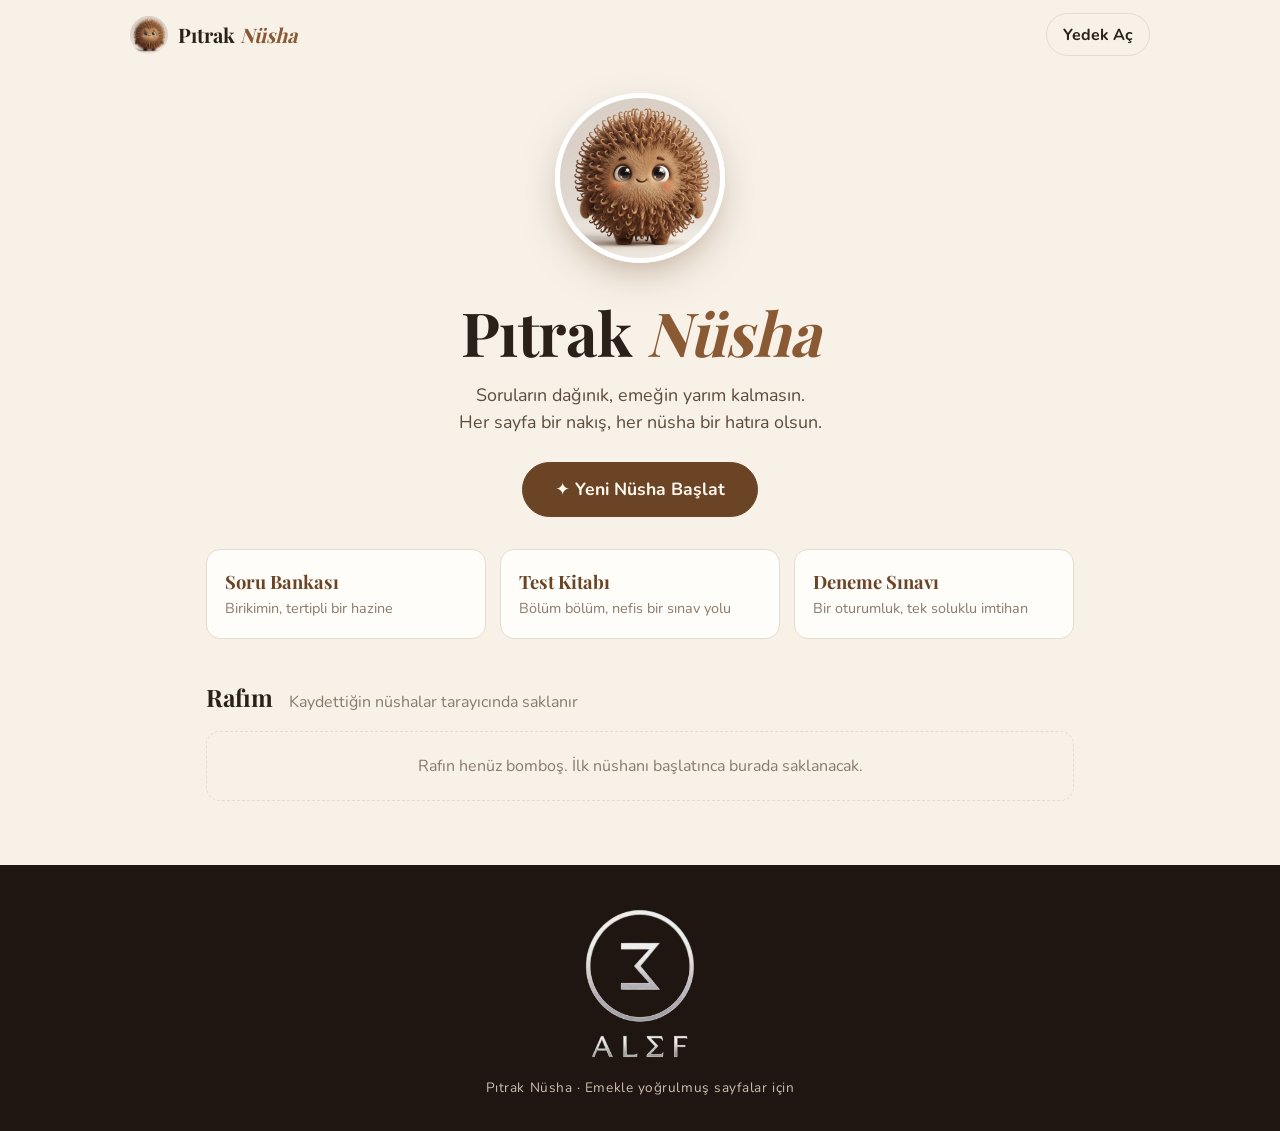
<file: Pitrak-Nusha/index.html>
<!doctype html>
<html lang="tr">
<head>
<meta charset="utf-8">
<meta name="viewport" content="width=device-width,initial-scale=1,viewport-fit=cover">
<title>Pıtrak Nüsha — Sayfanın Zarif Hâli</title>
<meta name="description" content="Soru bankası, test kitabı ve deneme sınavlarınızı sade bir arayüzle hazırlayın; PDF ve Word olarak indirin.">
<meta name="theme-color" content="#6b4426">
<link rel="manifest" href="manifest.json">
<link rel="icon" href="assets/icon-192.png">
<link rel="apple-touch-icon" href="assets/icon-192.png">
<link rel="stylesheet" href="assets/fonts/fonts.css">
<link rel="stylesheet" href="assets/style.css">
</head>
<body>

<!-- ANA EKRAN -->
<main id="home" class="view">
  <header class="topbar">
    <div class="brand"><img src="assets/pitrak.jpg" alt=""><span>Pıtrak <em>Nüsha</em></span></div>
    <div class="topbar-actions">
      <button class="btn ghost" id="btnInstall" hidden>Uygulamayı Yükle</button>
      <button class="btn ghost" id="btnImport">Yedek Aç</button>
      <input type="file" id="importFile" accept=".pitrak,.json" hidden>
    </div>
  </header>

  <section class="hero">
    <img class="hero-img" src="assets/pitrak.jpg" alt="Pıtrak">
    <h1>Pıtrak <em>Nüsha</em></h1>
    <p class="lead">Soruların dağınık, emeğin yarım kalmasın.<br>Her sayfa bir nakış, her nüsha bir hatıra olsun.</p>
    <div class="hero-cta">
      <button class="btn primary big" id="btnNew">✦ Yeni Nüsha Başlat</button>
    </div>
    <div class="kinds">
      <button class="kind" data-kind="Soru Bankası"><b>Soru Bankası</b><span>Birikimin, tertipli bir hazine</span></button>
      <button class="kind" data-kind="Test Kitabı"><b>Test Kitabı</b><span>Bölüm bölüm, nefis bir sınav yolu</span></button>
      <button class="kind" data-kind="Deneme"><b>Deneme Sınavı</b><span>Bir oturumluk, tek soluklu imtihan</span></button>
    </div>
  </section>

  <section class="shelf">
    <div class="section-head"><h2>Rafım</h2><span class="muted">Kaydettiğin nüshalar tarayıcında saklanır</span></div>
    <div id="shelfList" class="shelf-list"></div>
  </section>

  <footer class="site-footer">
    <img src="assets/alef.png" alt="ALEF">
    <p>Pıtrak Nüsha · Emekle yoğrulmuş sayfalar için</p>
  </footer>
</main>

<!-- DÜZENLEYİCİ -->
<div id="editor" class="view" hidden>
  <header class="ed-top">
    <button class="icon-btn" id="btnBack" title="Rafa dön">←</button>
    <input id="docTitle" class="title-input" placeholder="Nüshanın adı" maxlength="80">
    <span id="saveState" class="muted small">Kaydedildi</span>
    <button class="btn primary" id="btnDownload">İndir</button>
  </header>

  <div class="ed-body">
    <aside class="panel" id="panel">
      <nav class="tabs" id="tabs">
        <button data-tab="sorular" class="on">Sorular</button>
        <button data-tab="kapak">Kapak</button>
        <button data-tab="onsoz">Önsöz</button>
        <button data-tab="duzen">Düzen</button>
        <button data-tab="yazi">Yazı</button>
        <button data-tab="muhur">Filigran</button>
      </nav>
      <div class="tab-pages" id="tabPages"></div>
    </aside>

    <section class="preview" id="previewWrap">
      <div class="preview-bar">
        <button class="icon-btn" id="zoomOut">−</button>
        <span id="zoomLbl" class="small">Sığdır</span>
        <button class="icon-btn" id="zoomIn">+</button>
        <button class="btn ghost small" id="zoomFit">Sığdır</button>
      </div>
      <div class="preview-scroll" id="previewScroll"><div id="pages"></div></div>
    </section>
  </div>

  <div class="mobile-switch" id="mobileSwitch">
    <button data-m="panel" class="on">✎ Düzenle</button>
    <button data-m="preview">◫ Önizle</button>
  </div>
</div>

<!-- İNDİRME PENCERESİ -->
<dialog id="dlgDownload">
  <h3>Nüshayı İndir</h3>
  <div class="dl-grid">
    <button class="btn primary" id="dlPdf">PDF olarak indir</button>
    <button class="btn" id="dlDocx">Word (.docx) olarak indir</button>
    <button class="btn ghost" id="dlBackup">Yedek dosyası (.pitrak)</button>
  </div>
  <label class="check"><input type="checkbox" id="optSingleAns"> Tek soru çıktılarında doğru cevabı da göster</label>
  <p class="muted small">Tek soru çıktısı için soru kartındaki “Tek Soru” düğmesini kullan.</p>
  <div id="dlProgress" class="muted small"></div>
  <div class="dlg-actions"><button class="btn ghost" id="dlClose">Kapat</button></div>
</dialog>

<dialog id="dlgBulk">
  <h3>Toplu Soru Ekle</h3>
  <p class="muted small">Soruları şu biçimde yapıştır; Pıtrak kendisi ayıklar:</p>
  <pre class="hint">1. Soru metni
A) Birinci
B) İkinci
C) Üçüncü
D) Dördüncü
Cevap: C
Açıklama: İsteğe bağlı</pre>
  <textarea id="bulkText" rows="10" placeholder="Buraya yapıştır…"></textarea>
  <div class="dlg-actions"><button class="btn ghost" id="bulkCancel">Vazgeç</button><button class="btn primary" id="bulkOk">Ekle</button></div>
</dialog>

<dialog id="dlgSingle">
  <h3>Tek Soru Çıktısı</h3>
  <div class="dl-grid">
    <button class="btn primary" id="sPng">Görsel (PNG)</button>
    <button class="btn" id="sPdf">PDF</button>
  </div>
  <div class="dlg-actions"><button class="btn ghost" id="sClose">Kapat</button></div>
</dialog>

<div id="toast" class="toast" hidden></div>
<div id="exportRoot" aria-hidden="true"></div>

<script src="assets/vendor/html2canvas.min.js"></script>
<script src="assets/vendor/jspdf.umd.min.js"></script>
<script src="assets/vendor/docx.umd.js"></script>
<script src="assets/db.js"></script>
<script src="assets/render.js"></script>
<script src="assets/export.js"></script>
<script src="assets/app.js"></script>
</body>
</html>
</file>
<file: Pitrak-Nusha/assets/fonts/fonts.css>
@font-face {
  font-family: 'Lora Variable';
  font-style: normal;
  font-display: swap;
  font-weight: 400 700;
  src: url(lora-latin-ext-wght-normal.woff2) format('woff2-variations');
  unicode-range: U+0100-02BA,U+02BD-02C5,U+02C7-02CC,U+02CE-02D7,U+02DD-02FF,U+0304,U+0308,U+0329,U+1D00-1DBF,U+1E00-1E9F,U+1EF2-1EFF,U+2020,U+20A0-20AB,U+20AD-20C0,U+2113,U+2C60-2C7F,U+A720-A7FF;
}
@font-face {
  font-family: 'Lora Variable';
  font-style: normal;
  font-display: swap;
  font-weight: 400 700;
  src: url(lora-latin-wght-normal.woff2) format('woff2-variations');
  unicode-range: U+0000-00FF,U+0131,U+0152-0153,U+02BB-02BC,U+02C6,U+02DA,U+02DC,U+0304,U+0308,U+0329,U+2000-206F,U+20AC,U+2122,U+2191,U+2193,U+2212,U+2215,U+FEFF,U+FFFD;
}
@font-face {
  font-family: 'Merriweather Variable';
  font-style: normal;
  font-display: swap;
  font-weight: 300 900;
  src: url(merriweather-latin-ext-wght-normal.woff2) format('woff2-variations');
  unicode-range: U+0100-02BA,U+02BD-02C5,U+02C7-02CC,U+02CE-02D7,U+02DD-02FF,U+0304,U+0308,U+0329,U+1D00-1DBF,U+1E00-1E9F,U+1EF2-1EFF,U+2020,U+20A0-20AB,U+20AD-20C0,U+2113,U+2C60-2C7F,U+A720-A7FF;
}
@font-face {
  font-family: 'Merriweather Variable';
  font-style: normal;
  font-display: swap;
  font-weight: 300 900;
  src: url(merriweather-latin-wght-normal.woff2) format('woff2-variations');
  unicode-range: U+0000-00FF,U+0131,U+0152-0153,U+02BB-02BC,U+02C6,U+02DA,U+02DC,U+0304,U+0308,U+0329,U+2000-206F,U+20AC,U+2122,U+2191,U+2193,U+2212,U+2215,U+FEFF,U+FFFD;
}
@font-face {
  font-family: 'Playfair Display Variable';
  font-style: normal;
  font-display: swap;
  font-weight: 400 900;
  src: url(playfair-display-latin-ext-wght-normal.woff2) format('woff2-variations');
  unicode-range: U+0100-02BA,U+02BD-02C5,U+02C7-02CC,U+02CE-02D7,U+02DD-02FF,U+0304,U+0308,U+0329,U+1D00-1DBF,U+1E00-1E9F,U+1EF2-1EFF,U+2020,U+20A0-20AB,U+20AD-20C0,U+2113,U+2C60-2C7F,U+A720-A7FF;
}
@font-face {
  font-family: 'Playfair Display Variable';
  font-style: normal;
  font-display: swap;
  font-weight: 400 900;
  src: url(playfair-display-latin-wght-normal.woff2) format('woff2-variations');
  unicode-range: U+0000-00FF,U+0131,U+0152-0153,U+02BB-02BC,U+02C6,U+02DA,U+02DC,U+0304,U+0308,U+0329,U+2000-206F,U+20AC,U+2122,U+2191,U+2193,U+2212,U+2215,U+FEFF,U+FFFD;
}
@font-face {
  font-family: 'Inter Variable';
  font-style: normal;
  font-display: swap;
  font-weight: 100 900;
  src: url(inter-latin-ext-wght-normal.woff2) format('woff2-variations');
  unicode-range: U+0100-02BA,U+02BD-02C5,U+02C7-02CC,U+02CE-02D7,U+02DD-02FF,U+0304,U+0308,U+0329,U+1D00-1DBF,U+1E00-1E9F,U+1EF2-1EFF,U+2020,U+20A0-20AB,U+20AD-20C0,U+2113,U+2C60-2C7F,U+A720-A7FF;
}
@font-face {
  font-family: 'Inter Variable';
  font-style: normal;
  font-display: swap;
  font-weight: 100 900;
  src: url(inter-latin-wght-normal.woff2) format('woff2-variations');
  unicode-range: U+0000-00FF,U+0131,U+0152-0153,U+02BB-02BC,U+02C6,U+02DA,U+02DC,U+0304,U+0308,U+0329,U+2000-206F,U+20AC,U+2122,U+2191,U+2193,U+2212,U+2215,U+FEFF,U+FFFD;
}
@font-face {
  font-family: 'Nunito Variable';
  font-style: normal;
  font-display: swap;
  font-weight: 200 1000;
  src: url(nunito-latin-ext-wght-normal.woff2) format('woff2-variations');
  unicode-range: U+0100-02BA,U+02BD-02C5,U+02C7-02CC,U+02CE-02D7,U+02DD-02FF,U+0304,U+0308,U+0329,U+1D00-1DBF,U+1E00-1E9F,U+1EF2-1EFF,U+2020,U+20A0-20AB,U+20AD-20C0,U+2113,U+2C60-2C7F,U+A720-A7FF;
}
@font-face {
  font-family: 'Nunito Variable';
  font-style: normal;
  font-display: swap;
  font-weight: 200 1000;
  src: url(nunito-latin-wght-normal.woff2) format('woff2-variations');
  unicode-range: U+0000-00FF,U+0131,U+0152-0153,U+02BB-02BC,U+02C6,U+02DA,U+02DC,U+0304,U+0308,U+0329,U+2000-206F,U+20AC,U+2122,U+2191,U+2193,U+2212,U+2215,U+FEFF,U+FFFD;
}
@font-face {
  font-family: 'Source Serif 4 Variable';
  font-style: normal;
  font-display: swap;
  font-weight: 200 900;
  src: url(source-serif-4-latin-ext-wght-normal.woff2) format('woff2-variations');
  unicode-range: U+0100-02BA,U+02BD-02C5,U+02C7-02CC,U+02CE-02D7,U+02DD-02FF,U+0304,U+0308,U+0329,U+1D00-1DBF,U+1E00-1E9F,U+1EF2-1EFF,U+2020,U+20A0-20AB,U+20AD-20C4,U+2113,U+2C60-2C7F,U+A720-A7FF;
}
@font-face {
  font-family: 'Source Serif 4 Variable';
  font-style: normal;
  font-display: swap;
  font-weight: 200 900;
  src: url(source-serif-4-latin-wght-normal.woff2) format('woff2-variations');
  unicode-range: U+0000-00FF,U+0131,U+0152-0153,U+02BB-02BC,U+02C6,U+02DA,U+02DC,U+0304,U+0308,U+0329,U+2000-206F,U+20AC,U+2122,U+2191,U+2193,U+2212,U+2215,U+FEFF,U+FFFD;
}
</file>
<file: Pitrak-Nusha/assets/style.css>
:root{
  --bg:#f7f1e8; --card:#fffdf9; --ink:#2b211a; --muted:#8a7a6b; --brown:#6b4426; --brown2:#8a5a34; --gold:#b98a4a;
  --line:#e6dccd; --danger:#a33a2b; --r:14px;
  --fui:'Nunito Variable','Inter Variable',system-ui,-apple-system,'Segoe UI',sans-serif;
  --fhead:'Playfair Display Variable',Georgia,serif;
}
*{box-sizing:border-box}
html{-webkit-text-size-adjust:100%}
body{margin:0;background:var(--bg);color:var(--ink);font-family:var(--fui);font-size:16px;line-height:1.5}
[hidden]{display:none!important}
button,input,select,textarea{font:inherit;color:inherit}
.muted{color:var(--muted)} .small{font-size:.82rem}
em{font-style:italic;color:var(--brown2)}

/* düğmeler */
.btn{border:1px solid var(--line);background:var(--card);padding:.55rem 1rem;border-radius:999px;cursor:pointer;font-weight:700;transition:.15s}
.btn:hover{border-color:var(--gold)} .btn:disabled{opacity:.5;cursor:wait}
.btn.primary{background:var(--brown);border-color:var(--brown);color:#fff8ee}
.btn.primary:hover{background:var(--brown2)}
.btn.ghost{background:transparent}
.btn.small{padding:.32rem .8rem;font-size:.85rem}
.btn.big{padding:.85rem 2rem;font-size:1.1rem}
.icon-btn{border:1px solid var(--line);background:var(--card);width:34px;height:34px;border-radius:10px;cursor:pointer;font-size:1rem;line-height:1}
.icon-btn:hover{border-color:var(--gold)} .icon-btn.danger:hover{border-color:var(--danger)}

/* ana ekran */
.topbar{display:flex;justify-content:space-between;align-items:center;padding:.8rem clamp(1rem,4vw,2.5rem);max-width:1100px;margin:auto}
.brand{display:flex;align-items:center;gap:.6rem;font-family:var(--fhead);font-weight:700;font-size:1.25rem}
.brand img{width:38px;height:38px;border-radius:50%;object-fit:cover}
.topbar-actions{display:flex;gap:.5rem}
.hero{text-align:center;padding:1.5rem 1rem 2.5rem;max-width:900px;margin:auto}
.hero-img{width:170px;height:170px;border-radius:50%;object-fit:cover;box-shadow:0 14px 40px -12px rgba(107,68,38,.5);border:5px solid #fff}
.hero h1{font-family:var(--fhead);font-size:clamp(2.4rem,7vw,3.8rem);margin:1rem 0 .3rem;letter-spacing:-.5px}
.lead{color:#5d4b3c;font-size:1.12rem;margin:0 auto 1.6rem;max-width:34rem}
.kinds{display:grid;grid-template-columns:repeat(auto-fit,minmax(220px,1fr));gap:.9rem;margin-top:2rem}
.kind{background:var(--card);border:1px solid var(--line);border-radius:var(--r);padding:1.1rem;cursor:pointer;text-align:left;display:flex;flex-direction:column;gap:.2rem;transition:.18s}
.kind:hover{transform:translateY(-3px);border-color:var(--gold);box-shadow:0 10px 24px -14px rgba(107,68,38,.6)}
.kind b{font-family:var(--fhead);font-size:1.15rem;color:var(--brown)} .kind span{color:var(--muted);font-size:.9rem}
.shelf{max-width:900px;margin:0 auto;padding:0 1rem 3rem}
.section-head{display:flex;align-items:baseline;gap:1rem;flex-wrap:wrap;margin-bottom:1rem}
.section-head h2{font-family:var(--fhead);margin:0}
.shelf-list{display:grid;gap:.7rem}
.shelf-card{display:flex;align-items:center;gap:1rem;background:var(--card);border:1px solid var(--line);border-radius:var(--r);padding:.7rem;cursor:pointer;transition:.15s}
.shelf-card:hover{border-color:var(--gold)}
.shelf-card img{width:56px;height:56px;border-radius:10px;object-fit:cover;flex:none}
.ci{flex:1;min-width:0;display:flex;flex-direction:column} .ci b{overflow:hidden;text-overflow:ellipsis;white-space:nowrap}
.ca{display:flex;gap:.4rem}
.empty{border:1.5px dashed var(--line);border-radius:var(--r);padding:1.4rem;text-align:center;color:var(--muted)}
.site-footer{background:#1f1611;color:#cdbfae;text-align:center;padding:2.5rem 1rem 2rem;margin-top:1rem}
.site-footer img{width:120px;height:auto;display:block;margin:0 auto .8rem;opacity:.95}
.site-footer p{margin:0;font-size:.85rem;letter-spacing:.04em}

/* düzenleyici */
#editor{display:flex;flex-direction:column;height:100vh;height:100dvh}
.ed-top{display:flex;align-items:center;gap:.7rem;padding:.55rem .9rem;background:var(--card);border-bottom:1px solid var(--line)}
.title-input{flex:1;min-width:0;border:0;background:transparent;font-family:var(--fhead);font-size:1.15rem;font-weight:700;padding:.3rem .4rem;border-radius:8px}
.title-input:focus{outline:2px solid var(--gold);background:#fff}
.ed-body{flex:1;min-height:0;display:grid;grid-template-columns:minmax(340px,430px) 1fr}
.panel{display:flex;flex-direction:column;min-height:0;background:var(--card);border-right:1px solid var(--line)}
.tabs{display:flex;overflow-x:auto;gap:.2rem;padding:.5rem .6rem;border-bottom:1px solid var(--line);scrollbar-width:none}
.tabs button{border:0;background:transparent;padding:.45rem .85rem;border-radius:999px;cursor:pointer;font-weight:700;color:var(--muted);white-space:nowrap}
.tabs button.on{background:var(--brown);color:#fff8ee}
.tab-pages{flex:1;overflow:auto;padding:1rem}
.tp{display:flex;flex-direction:column;gap:.9rem}
.tp h4{margin:.6rem 0 -.2rem;font-family:var(--fhead);color:var(--brown);border-bottom:1px solid var(--line);padding-bottom:.3rem}
.f label{display:block;font-weight:700;font-size:.85rem;margin-bottom:.25rem;color:#5d4b3c}
.f input:not([type=range]):not([type=color]),.f select,.f textarea,.qbody input,.qbody textarea,.qcard.head input,.link-row input,.link-row select,dialog textarea{width:100%;border:1px solid var(--line);background:#fff;border-radius:10px;padding:.5rem .7rem}
.f input:focus,.f select:focus,.f textarea:focus,.qbody input:focus,.qbody textarea:focus,dialog textarea:focus{outline:2px solid var(--gold);border-color:transparent}
.hint-t{font-size:.78rem;color:var(--muted);margin-top:.2rem}
.check{display:flex;align-items:center;gap:.5rem;font-weight:700;cursor:pointer}
.check input{width:18px;height:18px;accent-color:var(--brown)}
.seg{display:flex;border:1px solid var(--line);border-radius:999px;overflow:hidden;background:#fff}
.seg button{flex:1;border:0;background:transparent;padding:.4rem .6rem;cursor:pointer;font-weight:700;color:var(--muted)}
.seg button.on{background:var(--brown);color:#fff8ee}
.rng{display:flex;align-items:center;gap:.7rem} .rng input{flex:1;accent-color:var(--brown)} .rv{min-width:4.2rem;text-align:right;font-size:.85rem;color:var(--muted)}
.inline{display:flex;gap:.6rem;align-items:center;flex-wrap:wrap}
.colr{display:flex;align-items:center;gap:.4rem;font-size:.85rem;font-weight:700;cursor:pointer}
.colr input{width:38px;height:30px;border:1px solid var(--line);border-radius:8px;padding:2px;background:#fff}
.swatches{display:flex;gap:.5rem} .sw{width:34px;height:34px;border-radius:50%;border:2px solid #fff;box-shadow:0 0 0 1px var(--line);cursor:pointer}
.links{display:flex;flex-direction:column;gap:.5rem;margin-bottom:.5rem}
.link-row{display:grid;grid-template-columns:130px 1fr 34px;gap:.4rem}

.qbar{display:flex;gap:.4rem;flex-wrap:wrap;position:sticky;top:-1rem;background:var(--card);padding:.3rem 0;z-index:2}
.qlist{display:flex;flex-direction:column;gap:.5rem}
.qcard{border:1px solid var(--line);border-radius:12px;background:#fff;overflow:hidden}
.qcard.open{border-color:var(--gold)}
.qsum{display:flex;gap:.6rem;padding:.65rem .8rem;cursor:pointer;align-items:center}
.qsum b{color:var(--brown);min-width:1.6rem} .qs{overflow:hidden;text-overflow:ellipsis;white-space:nowrap;color:#5d4b3c}
.qbody{padding:0 .8rem .8rem;display:flex;flex-direction:column;gap:.55rem}
.optrow{display:flex;align-items:center;gap:.5rem} .optrow b{width:1.2rem;color:var(--brown)}
.qctl{display:flex;gap:.35rem;align-items:center;justify-content:flex-end;flex-wrap:wrap;margin-top:.2rem}
.qcard.head{display:flex;align-items:center;gap:.5rem;padding:.5rem;background:#f3eadc} .qcard.head .qctl{margin:0}
.tag{font-size:.72rem;font-weight:800;text-transform:uppercase;letter-spacing:.06em;color:var(--brown);padding-left:.3rem}

.preview{display:flex;flex-direction:column;min-height:0;min-width:0;background:#e9e1d4}
.preview-bar{display:flex;align-items:center;gap:.5rem;justify-content:center;padding:.4rem;border-bottom:1px solid var(--line);background:var(--bg)}
.preview-bar #zoomLbl{min-width:3.5rem;text-align:center}
.preview-scroll{flex:1;overflow:auto;padding:14px}
.sheet{margin:0 auto 16px;position:relative;box-shadow:0 8px 28px -10px rgba(40,25,10,.45);background:#fff}
.sheet .page{transform-origin:top left;position:absolute;left:0;top:0}

.mobile-switch{display:none}

/* sayfa (çıktı) */
#exportRoot{position:fixed;left:-40000px;top:0}
.page{background:#fff;color:var(--fg);font-family:var(--ff);font-size:var(--fs);line-height:var(--lh);position:relative;overflow:hidden;display:flex;flex-direction:column;box-sizing:border-box;hyphens:auto}
.page *{box-sizing:border-box}
.ph,.pbody,.pf{position:relative;z-index:1}
.ph{font-size:8pt;color:#7b7064;height:0;overflow:hidden}
.ph.on{height:7mm;border-bottom:.25mm solid #cfc5b6;margin-bottom:2mm;padding-bottom:1mm}
.pbody{flex:1;min-height:0;display:flex}
.col{flex:1 1 0;min-width:0;display:flex;flex-direction:column;padding:0 3.5mm}
.col:first-child{padding-left:0}.col:last-child{padding-right:0}
.col.ruled{border-left:.25mm solid #cfc5b6}
.colh,.colf{font-size:7.5pt;color:#8a7e70;text-align:center;letter-spacing:.06em;padding:.8mm 0}
.colh{border-bottom:.2mm dotted #cfc5b6;margin-bottom:2mm}
.colf{border-top:.2mm dotted #cfc5b6;margin-top:1mm}
.colc{flex:1;min-height:0;overflow:hidden}
.pf{height:7mm;font-size:8pt;color:#7b7064;margin-top:1mm;border-top:.25mm solid #cfc5b6;padding-top:1mm;display:flex;align-items:center;gap:3mm;justify-content:center}
.pf.right{justify-content:space-between}.pf.stack{flex-direction:row}
.pfn{font-weight:700}
.wm{position:absolute;left:50%;top:50%;z-index:0;white-space:nowrap;font-weight:800;pointer-events:none;letter-spacing:.08em;font-family:var(--ff)}
.wm img{display:block;max-width:none}
.blk{margin-bottom:var(--qgap);break-inside:avoid}
.q{font-size:1em}
.qtxt{white-space:pre-wrap;margin-bottom:1.2mm;text-align:left}
.qno{color:var(--accent)}
.qimg{display:block;max-width:100%;height:auto;max-height:70mm;object-fit:contain;margin:1.5mm 0}
.opts{display:flex;flex-direction:column;gap:.4mm}
.opt{white-space:pre-wrap;padding-left:3mm}
.opt b{color:var(--accent);font-weight:700}
.ans{margin-top:1.5mm;padding:1mm 2mm;border-left:.7mm solid var(--accent);background:#f8f3ea;font-size:.92em;font-weight:700}
.qh{font-weight:700;color:var(--accent);font-size:1.15em;border-bottom:.4mm solid var(--accent);padding-bottom:.8mm;margin-bottom:2.5mm;letter-spacing:.03em}
.qh.sub{font-size:1em;margin-top:3mm}
.key-row{display:flex;flex-wrap:wrap;gap:1mm 3mm;margin-bottom:1.5mm;font-weight:600}
.sol{margin-bottom:1.5mm;white-space:pre-wrap}
.empty-note{color:#9a8d7e;font-style:italic;padding:10mm 0}
.pref-title{font-size:1.9em;text-align:center;color:var(--accent);font-weight:700;margin:6mm 0 8mm;letter-spacing:.04em}
.pref-p{margin:0 0 3mm;text-align:justify;text-indent:7mm}
.pref-sign{text-align:right;font-style:italic;margin:6mm 0}
.sm-row{display:flex;flex-wrap:wrap;gap:2.5mm;justify-content:center;margin-top:8mm}
.sm-link{color:var(--accent);text-decoration:none;border:.35mm solid var(--accent);border-radius:99px;padding:1mm 3.5mm;font-size:.85em}
.sm-link b{font-weight:800}
.cover{display:block;padding:0}
.cover-frame{position:absolute;inset:11mm;border:1.4mm double;opacity:.8}
.cover-text{position:absolute;left:50%;top:50%;transform:translate(-50%,-50%);width:78%;text-align:center}
.cover-text.shade{background:rgba(20,12,6,.55);padding:12mm 8mm;border-radius:4mm}
.cover-text h1{font-family:var(--ff);font-size:34pt;line-height:1.15;margin:0 0 6mm;font-weight:800;letter-spacing:.01em}
.cover-text .cs{font-size:15pt;opacity:.92;font-style:italic}
.cover-text .orn{font-size:18pt;margin:9mm 0;opacity:.8}
.cover-text .ca{font-size:13pt;letter-spacing:.14em;text-transform:uppercase}
.single{display:block;width:140mm;padding:9mm;background:#fff;color:var(--fg);font-family:var(--ff);font-size:var(--fs);line-height:var(--lh);--qgap:0mm}
.single *{box-sizing:border-box}
.single .qno{color:var(--accent)} .single .qtxt{white-space:pre-wrap}

/* pencere ve bildirim */
dialog{border:1px solid var(--line);border-radius:18px;padding:1.4rem;max-width:min(92vw,460px);width:100%;background:var(--card);color:var(--ink);box-shadow:0 30px 80px -20px rgba(0,0,0,.45)}
dialog::backdrop{background:rgba(40,25,10,.45)}
dialog h3{font-family:var(--fhead);margin:.1rem 0 1rem}
.dl-grid{display:grid;gap:.6rem;margin-bottom:1rem}
.dlg-actions{display:flex;justify-content:flex-end;gap:.5rem;margin-top:1rem}
.hint{background:#f3eadc;border-radius:10px;padding:.6rem .8rem;font-size:.82rem;margin:.4rem 0}
.toast{position:fixed;left:50%;bottom:5rem;transform:translateX(-50%);background:#2b211a;color:#fff8ee;padding:.7rem 1.2rem;border-radius:999px;z-index:50;font-weight:700;max-width:90vw;text-align:center}

@media (max-width:860px){
  .ed-body{grid-template-columns:1fr;position:relative}
  .panel,.preview{grid-area:1/1}
  #editor.m-preview .panel{display:none}
  #editor:not(.m-preview) .preview{display:none}
  .mobile-switch{display:flex;gap:.4rem;padding:.5rem .8rem calc(.5rem + env(safe-area-inset-bottom));background:var(--card);border-top:1px solid var(--line)}
  .mobile-switch button{flex:1;border:0;background:#f1e8da;padding:.7rem;border-radius:999px;font-weight:800;cursor:pointer;color:var(--muted)}
  .mobile-switch button.on{background:var(--brown);color:#fff8ee}
  .ed-top #saveState{display:none}
  .link-row{grid-template-columns:1fr 34px}.link-row select{grid-column:1/-1}
  .link-row input{grid-column:1}
  .hero-img{width:140px;height:140px}
  .topbar-actions .btn{padding:.4rem .8rem;font-size:.85rem}
}
</file>
